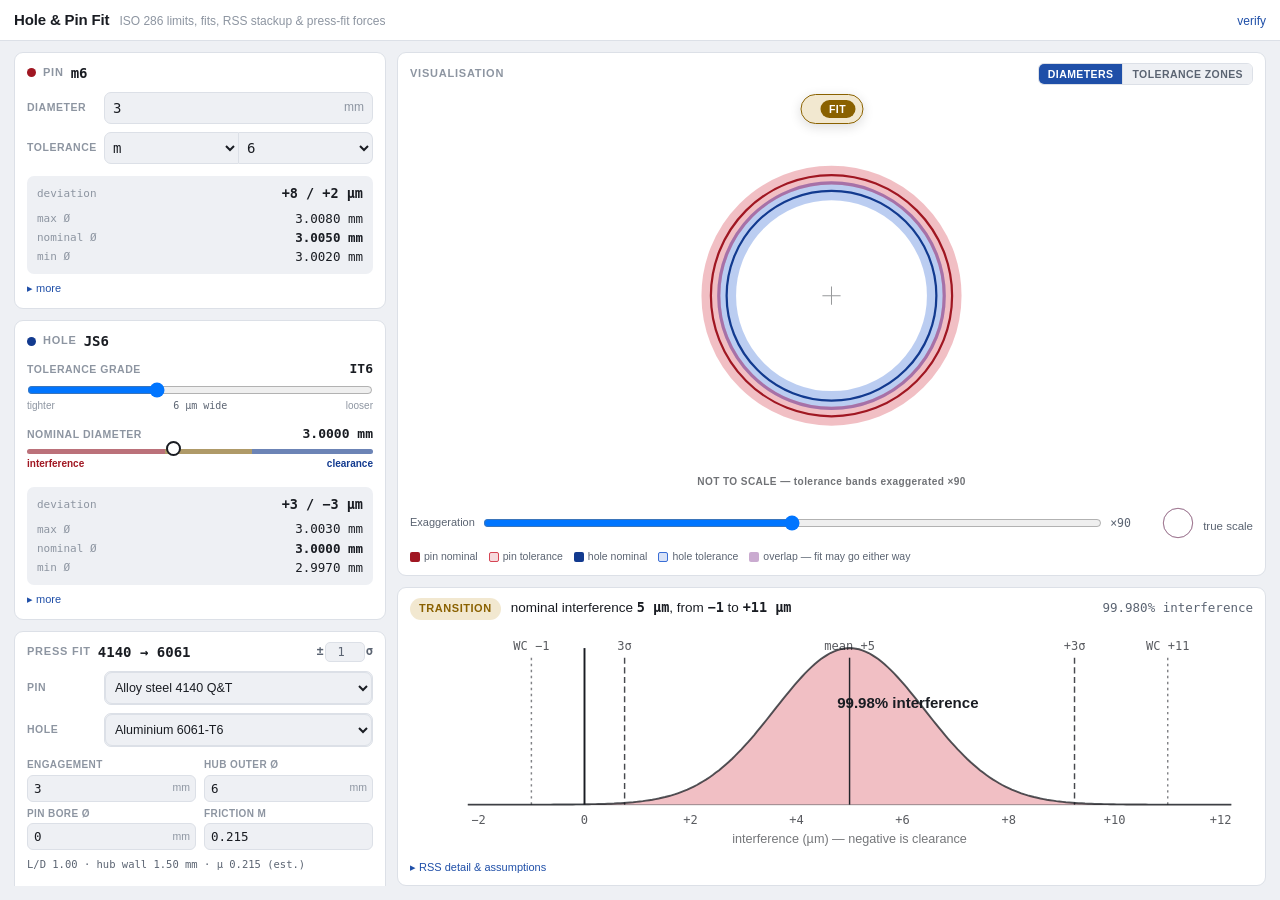
<file: index.html>
<!doctype html>
<html lang="en">
<head>
<meta charset="utf-8">
<meta name="viewport" content="width=device-width, initial-scale=1">
<title>Hole &amp; Pin Fit — ISO 286</title>
<link rel="stylesheet" href="css/app.css">
</head>
<body>

<header class="bar">
  <h1>Hole &amp; Pin Fit</h1>
  <span class="bar-sub">ISO 286 limits, fits, RSS stackup &amp; press-fit forces</span>
  <span class="bar-gap"></span>
  <p id="err" class="bar-err" hidden></p>
  <a class="bar-link" href="verify.html">verify</a>
</header>

<main class="stage">

  <!-- ============================================================ controls -->
  <div class="col col-controls">

    <section class="card">
      <h2><i class="dot dot-pin"></i>Pin<b id="pinLabel">m6</b>
        <span class="derived" id="pinDerived" hidden title="Value derived from an ISO 286-1 formula rather than transcribed from a verified table">derived</span></h2>

      <div class="ctrl">
        <label class="ctrl-lab" for="dia">Diameter</label>
        <span class="ctrl-in">
          <input type="number" id="dia" value="3" min="1" max="500" step="0.001"
                 inputmode="decimal">
          <span class="u">mm</span>
        </span>
      </div>

      <div class="ctrl">
        <label class="ctrl-lab" for="pinLetter">Tolerance</label>
        <span class="ctrl-in ctrl-in-pair">
          <select id="pinLetter" aria-label="Pin tolerance letter"></select>
          <select id="pinGrade" aria-label="Pin tolerance grade"></select>
        </span>
      </div>

      <div class="readout" id="pinReadout"></div>

      <details class="more">
        <summary>more</summary>
        <div class="more-body">
          <div id="pinMore"></div>
          <hr>
          <label class="chk">
            <input type="checkbox" id="useCustom">
            <span>Use custom deviations instead of an ISO class</span>
          </label>
          <div class="custom-pair">
            <label>upper <input type="number" id="customUpper" value="8" step="0.1"> µm</label>
            <label>lower <input type="number" id="customLower" value="2" step="0.1"> µm</label>
          </div>
          <p class="fine">For a ground dowel or supplier-specified part that is not
            to an ISO class.</p>
        </div>
      </details>
    </section>

    <section class="card">
      <h2><i class="dot dot-hole"></i>Hole<b id="holeLabel">JS6</b>
        <span class="pref" id="holePref" hidden>preferred</span>
        <span class="derived" id="holeDerived" hidden title="Value derived from an ISO 286-1 formula rather than transcribed from a verified table">derived</span></h2>

      <!-- axis 1: band width -->
      <div class="slider">
        <div class="slider-top">
          <label for="gradeSlider">Tolerance grade</label>
          <output id="gradeOut">IT6</output>
        </div>
        <input type="range" id="gradeSlider" min="0" max="7" step="1" value="1">
        <div class="slider-bot">
          <span>tighter</span>
          <span class="slider-mid" id="gradeWidth">6 µm wide</span>
          <span>looser</span>
        </div>
      </div>

      <!-- axis 2: band position, i.e. nominal diameter -->
      <div class="slider">
        <div class="slider-top">
          <label for="posSlider">Nominal diameter</label>
          <output id="posOut">3.0000 mm</output>
        </div>
        <span class="track-wrap">
          <span class="track" id="posTrack"></span>
          <input type="range" id="posSlider" min="0" max="11" step="1" value="8">
        </span>
        <div class="slider-bot">
          <span class="k-int">interference</span>
          <span class="k-cle">clearance</span>
        </div>
      </div>

      <div class="readout" id="holeReadout"></div>
      <p class="hint" id="holeHint" hidden></p>

      <details class="more">
        <summary>more</summary>
        <div class="more-body"><div id="holeMore"></div></div>
      </details>
    </section>

    <!-- ============================================================ press fit -->
    <!-- Materials, geometry and the results live in ONE card: the inputs are
         meaningless without the numbers they produce, and splitting them put the
         sigma columns a card away from the friction value that scales them. -->
    <section class="card card-press">
      <h2>Press fit<b id="pressPair"></b>
        <span class="sig">±<input type="number" id="nSigma" step="0.5" min="0"
               max="6" aria-label="Sigma range">σ</span>
      </h2>

      <div class="ctrl">
        <label class="ctrl-lab" for="pinMat">Pin</label>
        <span class="ctrl-in ctrl-in-sel">
          <select id="pinMat" aria-label="Pin material"></select>
        </span>
      </div>

      <div class="ctrl">
        <label class="ctrl-lab" for="holeMat">Hole</label>
        <span class="ctrl-in ctrl-in-sel">
          <select id="holeMat" aria-label="Hole material"></select>
        </span>
      </div>

      <div class="geo">
        <label for="engLen"><span>Engagement</span>
          <input type="number" id="engLen" step="0.1" min="0" inputmode="decimal">
          <i>mm</i>
        </label>
        <label for="hubOd"><span>Hub outer Ø</span>
          <input type="number" id="hubOd" step="0.1" min="0" inputmode="decimal">
          <i>mm</i>
        </label>
        <label for="pinBore"><span>Pin bore Ø</span>
          <input type="number" id="pinBore" step="0.1" min="0" inputmode="decimal">
          <i>mm</i>
        </label>
        <label for="fric"><span>Friction µ</span>
          <input type="number" id="fric" step="0.01" min="0" inputmode="decimal">
        </label>
      </div>

      <p class="geo-note" id="geoNote"></p>

      <div id="pressOut"></div>

      <details class="more">
        <summary>material data, geometry &amp; assumptions</summary>
        <div class="more-body">
          <div id="matTable"></div>
          <hr>
          <div id="pressMore"></div>
          <hr>
          <p class="fine"><strong>Model.</strong> Lamé thick-walled cylinder, the
            standard elastic solution for a shaft pressed into a hub. Contact
            pressure follows from the interference and the two parts' stiffness and
            geometry; force is then µ·p·πDL, and holding torque is that force on
            the radius.</p>
          <p class="fine"><strong>Defaults.</strong> Engagement length and hub
            outer diameter track the pin diameter at 1× and 2× until you type over
            them; the pin is solid; friction is the mean of the two materials'
            dry self-mated values. Every one of those is an override, and friction
            is the softest number here — lubrication roughly halves it, galling
            raises it.</p>
          <p class="fine"><strong>Not modelled:</strong> plasticity once von Mises
            passes yield, surface roughness flattening (a rough bore loses a few µm
            of real interference), lead-in chamfers, misalignment, temperature and
            stress relaxation. Treat the numbers as estimates for sizing a press
            and a retention margin, not as a substitute for a test.</p>
          <p class="fine">Material values come from <code>data/materials.csv</code>
            — edit that one file and rerun
            <code>tools/build-materials.sh</code> to add a material. Sources are
            recorded per row there and in <code>REFERENCES.md</code>.</p>
        </div>
      </details>
    </section>
  </div>

  <!-- ======================================================== visual + fit -->
  <div class="col col-view">

    <section class="card card-viz">
      <h2>Visualisation
        <span class="seg">
          <button type="button" id="vizDia" class="on">Diameters</button>
          <button type="button" id="vizZone">Tolerance zones</button>
        </span>
      </h2>

      <div class="viz-wrap">
        <div class="viz-alert" id="vizAlert" hidden role="status">
          <span id="vizAlertMsg"></span>
          <button type="button" id="vizFit">fit</button>
        </div>
        <div class="viz-host" id="vizHost"></div>
      </div>

      <div class="viz-foot" id="vizFoot">
        <label for="exag">Exaggeration</label>
        <input type="range" id="exag" min="0" max="100" value="50">
        <output id="exagOut">×160</output>
        <span class="ts"><span id="trueScaleView"></span><span class="fine">true scale</span></span>
      </div>

      <div class="legend" id="vizLegend"></div>
    </section>

    <section class="card card-fit">
      <div class="fit-line">
        <span class="fit-badge" id="fitBadge">Transition</span>
        <span class="fit-num" id="fitNum"></span>
        <span class="fit-gap"></span>
        <span class="fit-rss" id="fitRss"></span>
      </div>

      <div class="bell-host" id="bellCurve"></div>

      <details class="more more-up">
        <summary>RSS detail &amp; assumptions</summary>
        <div class="more-body">
          <div class="rss-ctrl">
            <label>Capability
              <select id="kSel">
                <option value="3" selected>±3σ (Cp 1.00)</option>
                <option value="4">±4σ (Cp 1.33)</option>
                <option value="4.5">±4.5σ (Cp 1.50)</option>
                <option value="6">±6σ (Cp 2.00)</option>
              </select>
            </label>
            <label>Mean shift
              <input type="number" id="shift" value="0" step="0.5"> µm
            </label>
            <label>Fraction over
              <input type="number" id="target" value="0" step="0.5"> µm
            </label>
          </div>
          <div id="rssTable"></div>
          <p class="fine"><strong>Assumes</strong> both dimensions independent,
            normal and centred, limits at ±<span id="kEcho">3</span>σ. Real
            machining often runs offset or skewed, so these are process-capability
            estimates, not guarantees. The worst-case range is what the drawing has
            to survive. Interference is pin size − hole size.</p>
          <p class="fine">Sources: ISO 286-1 / 286-2, cross-checked against
            published tables — see <code>REFERENCES.md</code>. Confirm against the
            standard before releasing drawings.</p>
        </div>
      </details>
    </section>
  </div>
</main>

<script src="js/iso286.js"></script>
<script src="js/fits.js"></script>
<script src="js/suggest.js"></script>
<script src="js/viz.js"></script>
<script src="js/materials-data.js"></script>
<script src="js/materials.js"></script>
<script src="js/press.js"></script>
<script src="js/app.js"></script>
</body>
</html>
</file>
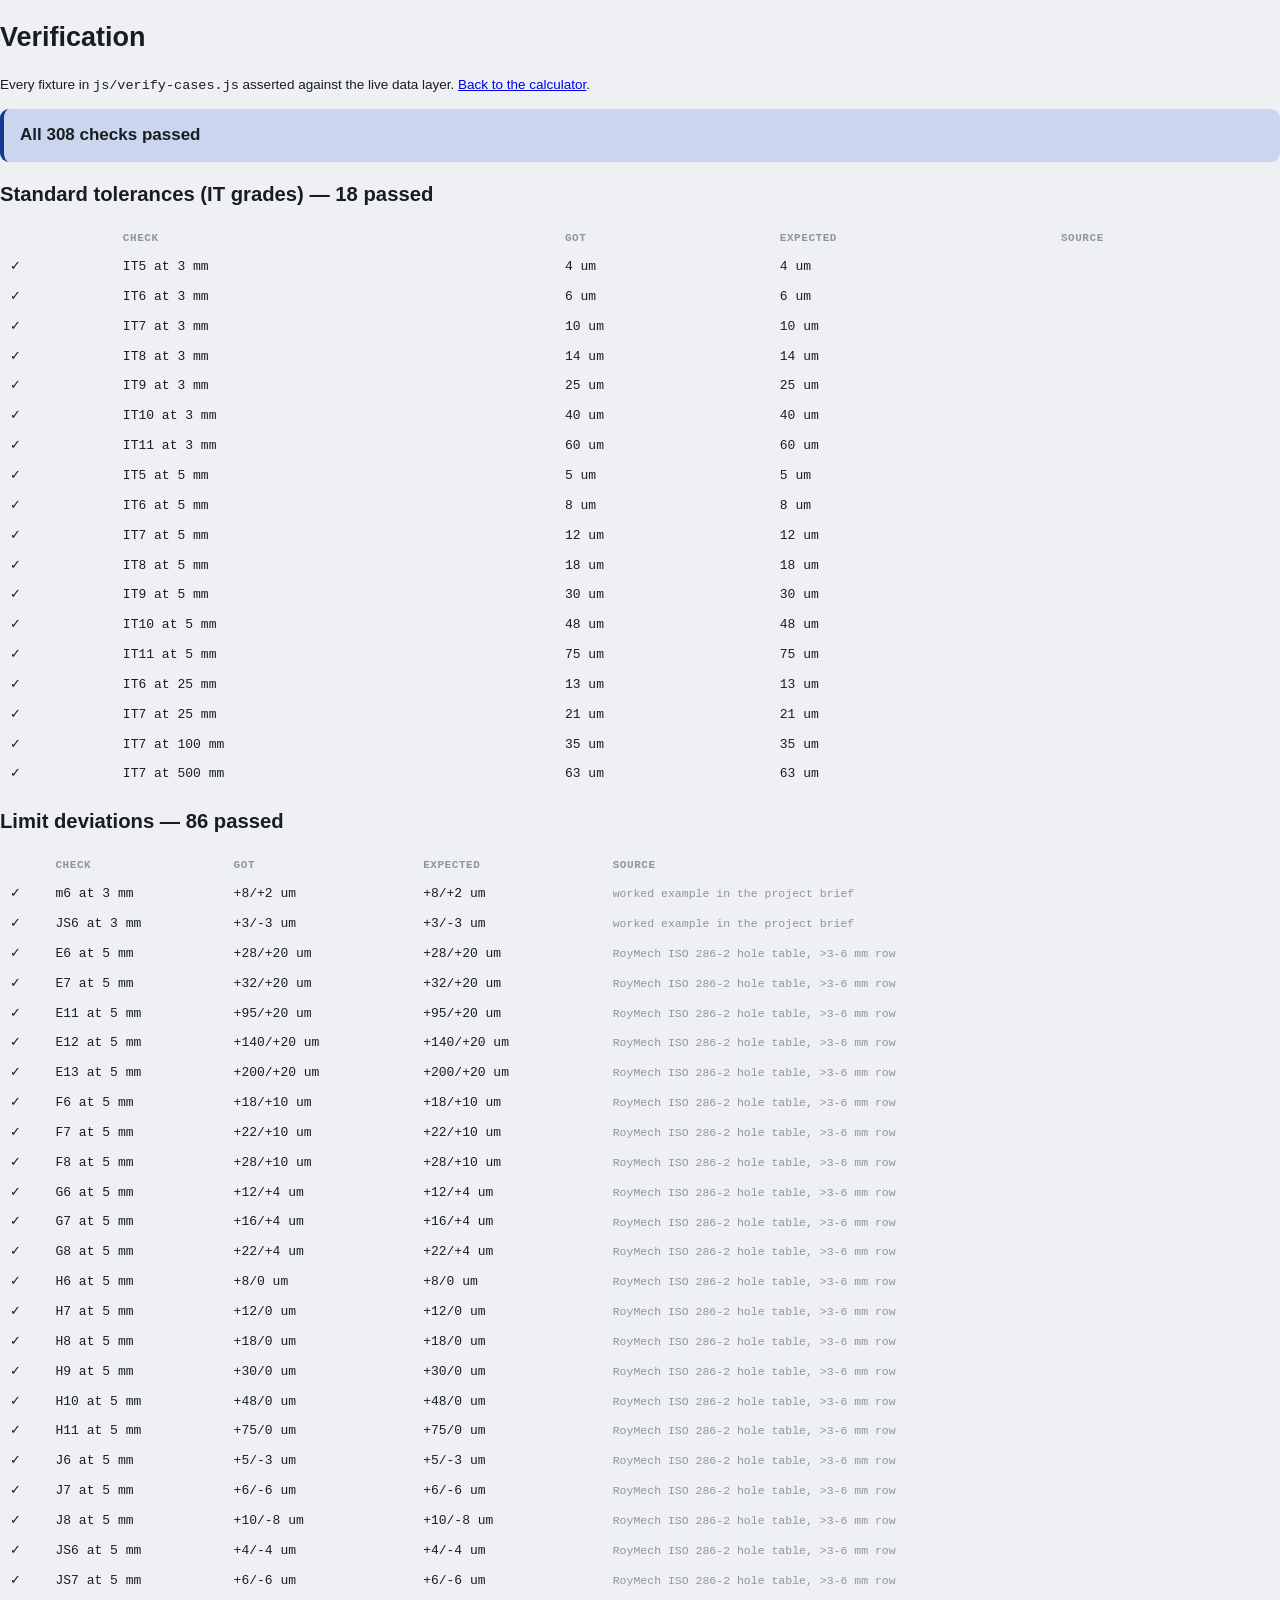
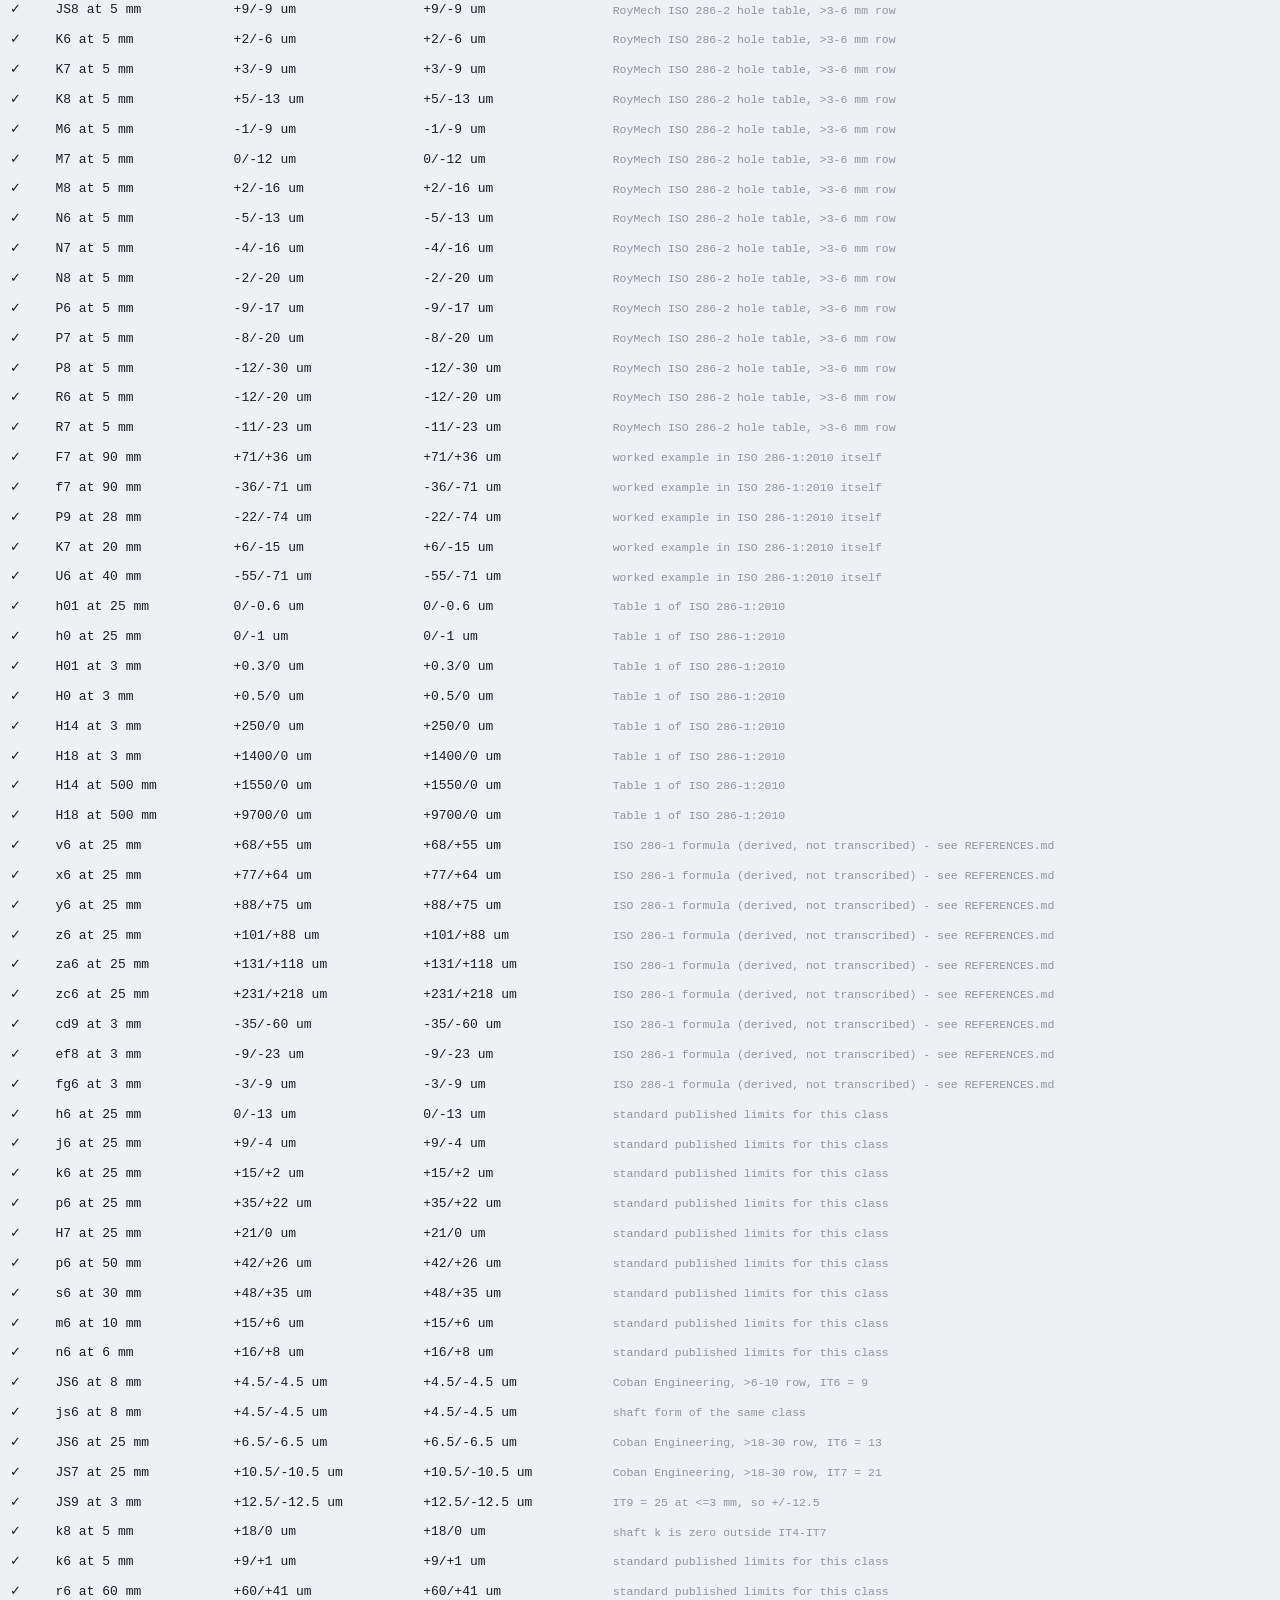
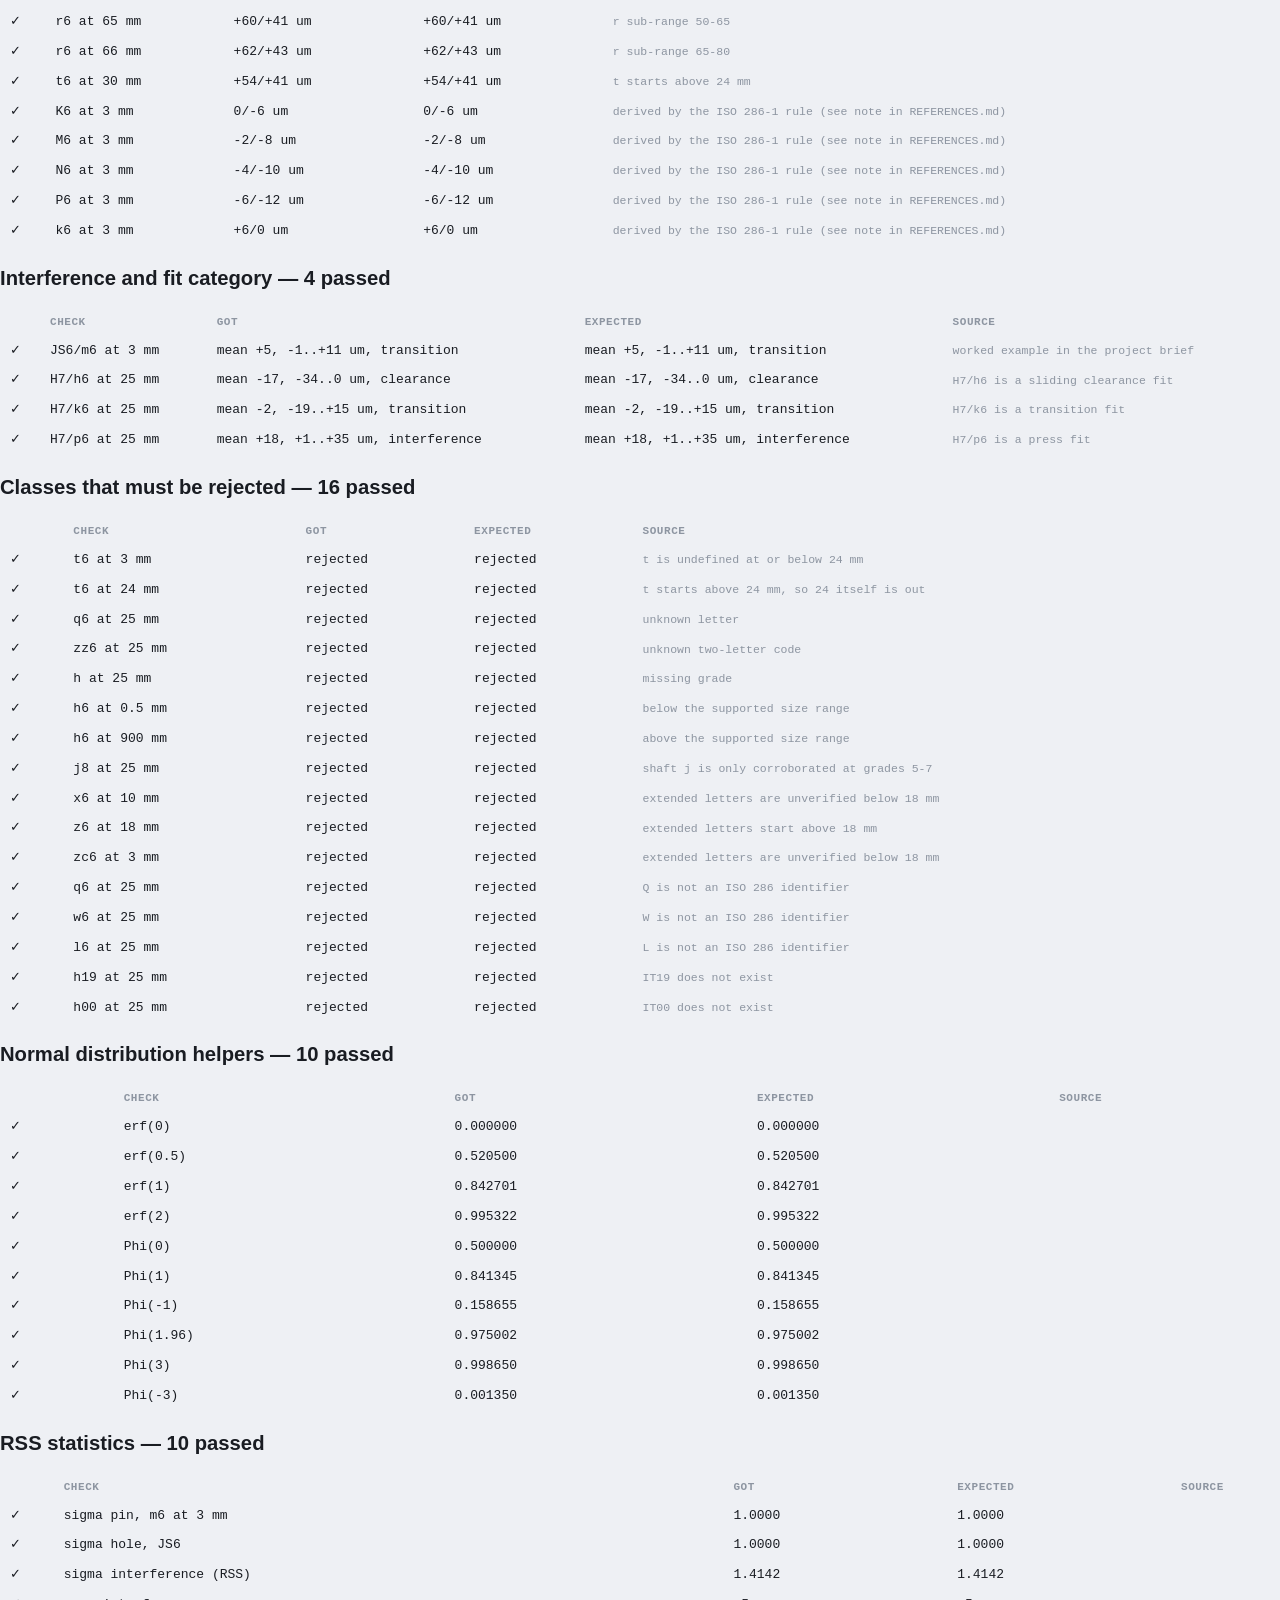
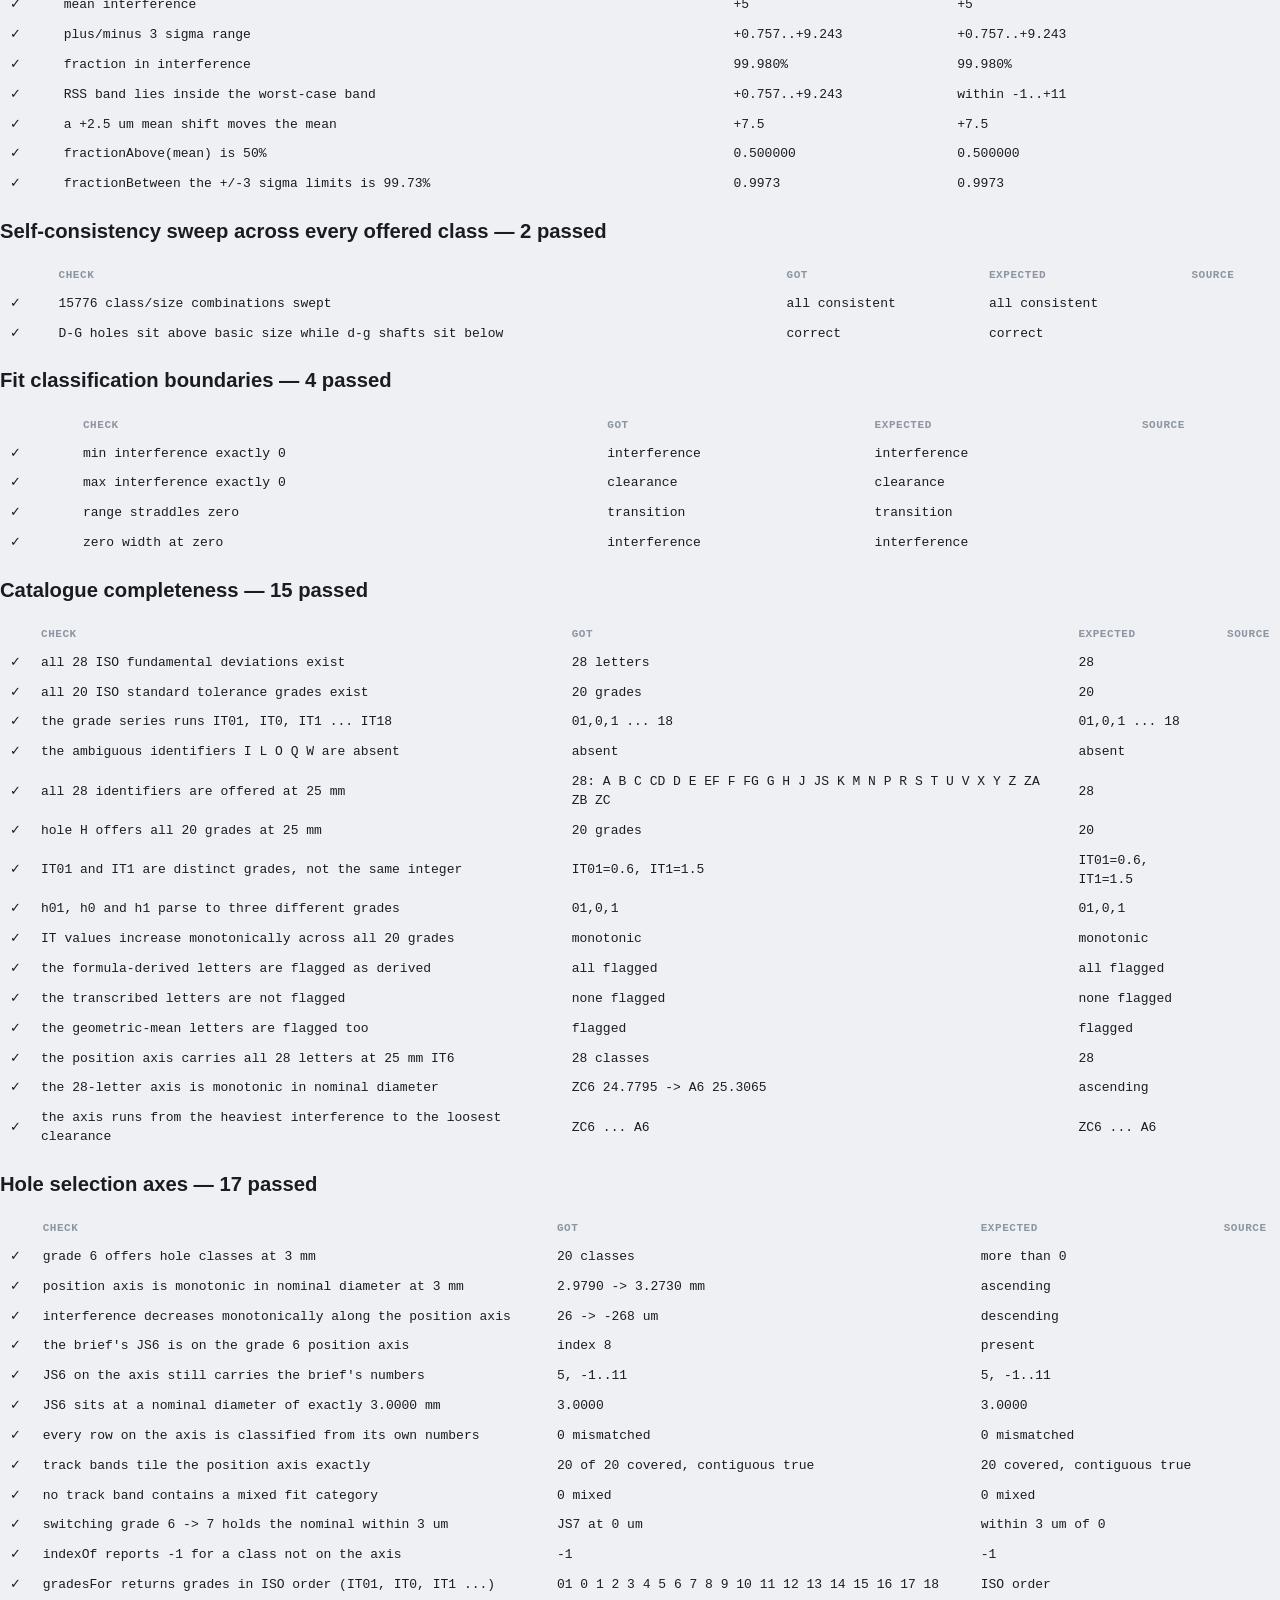
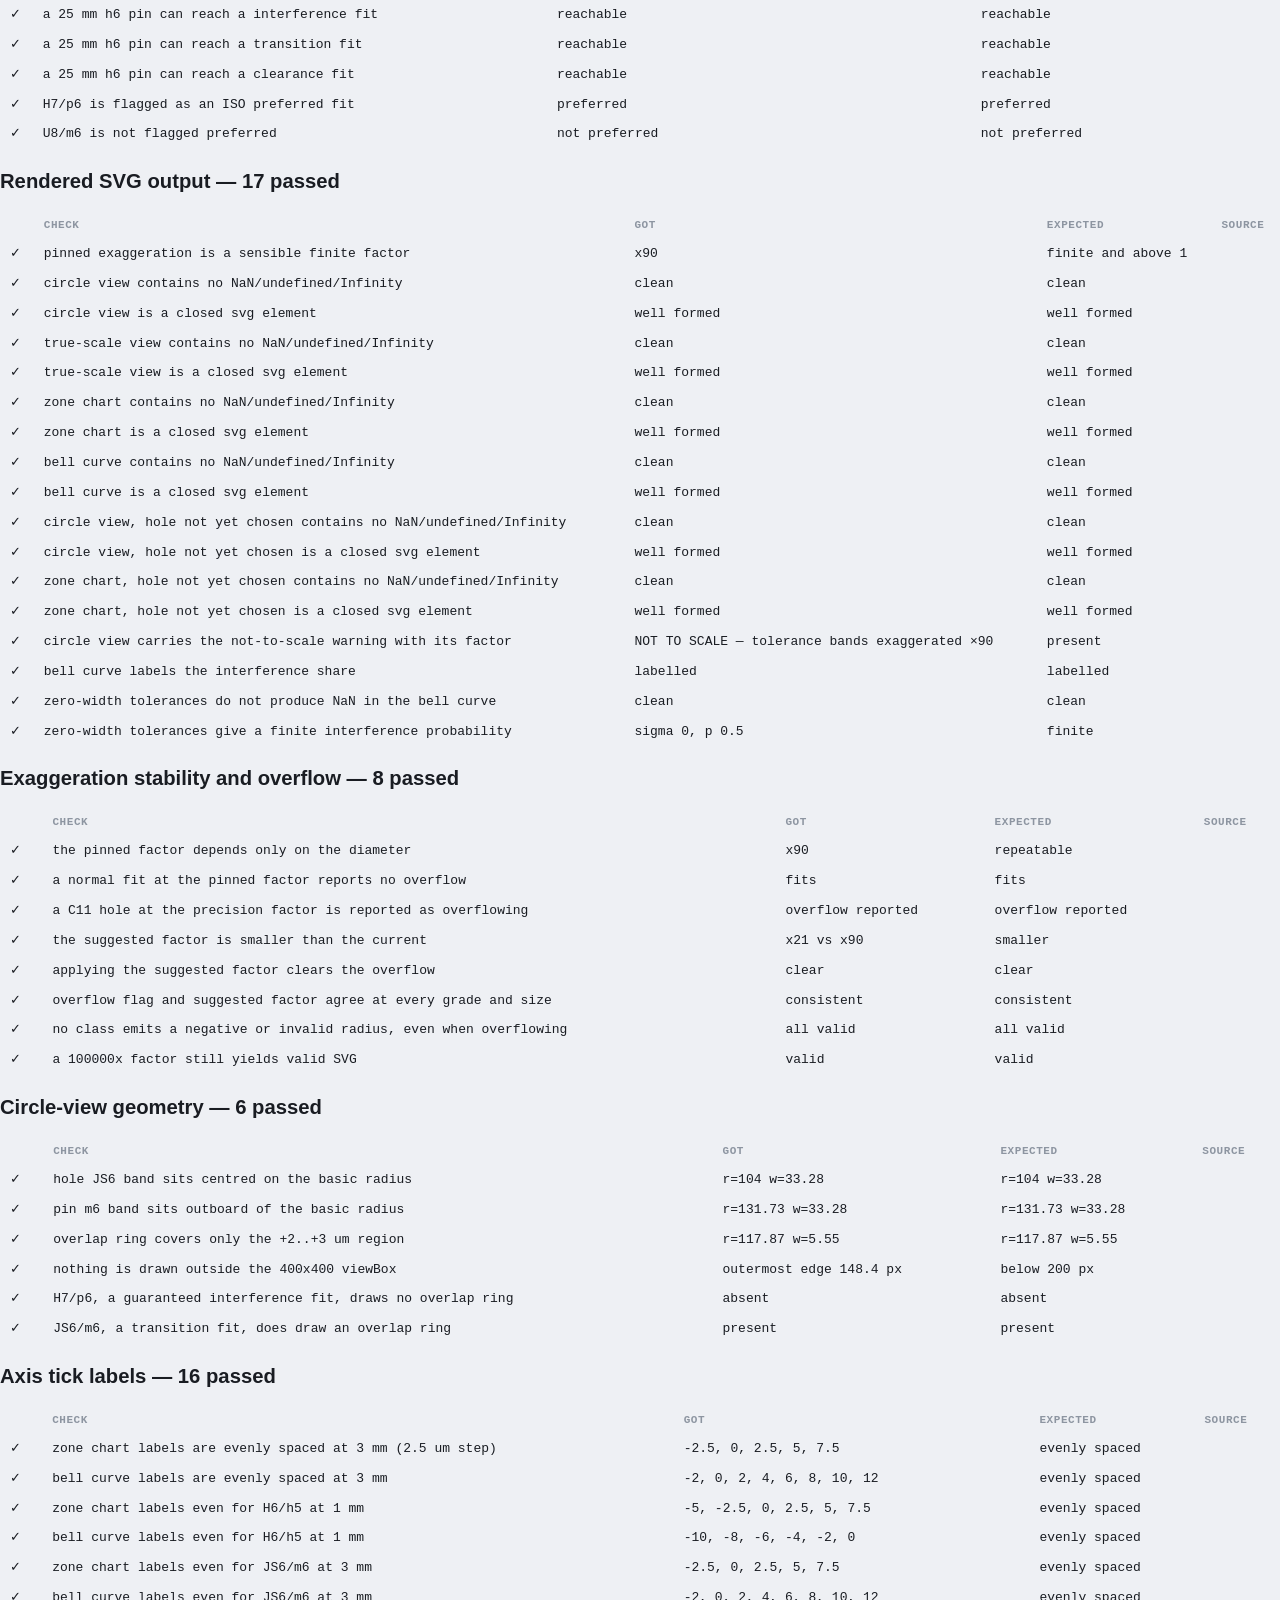
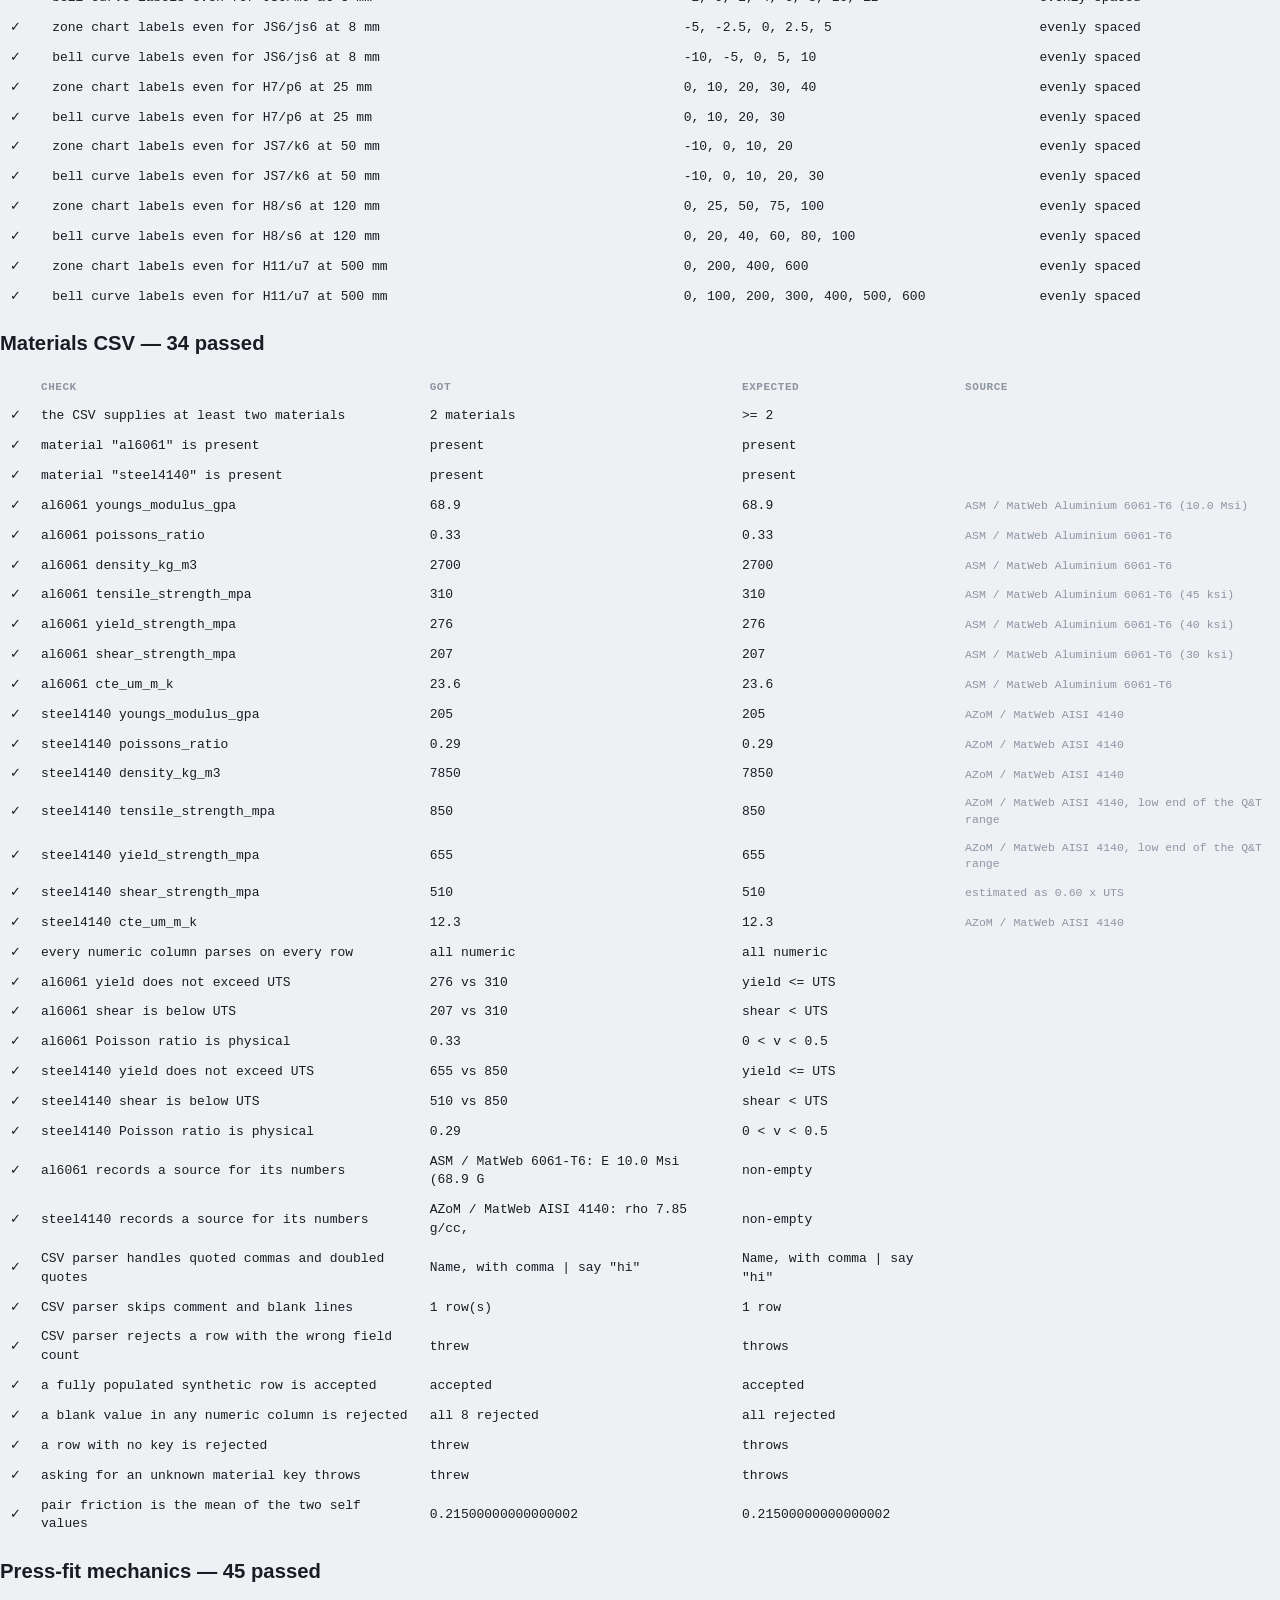
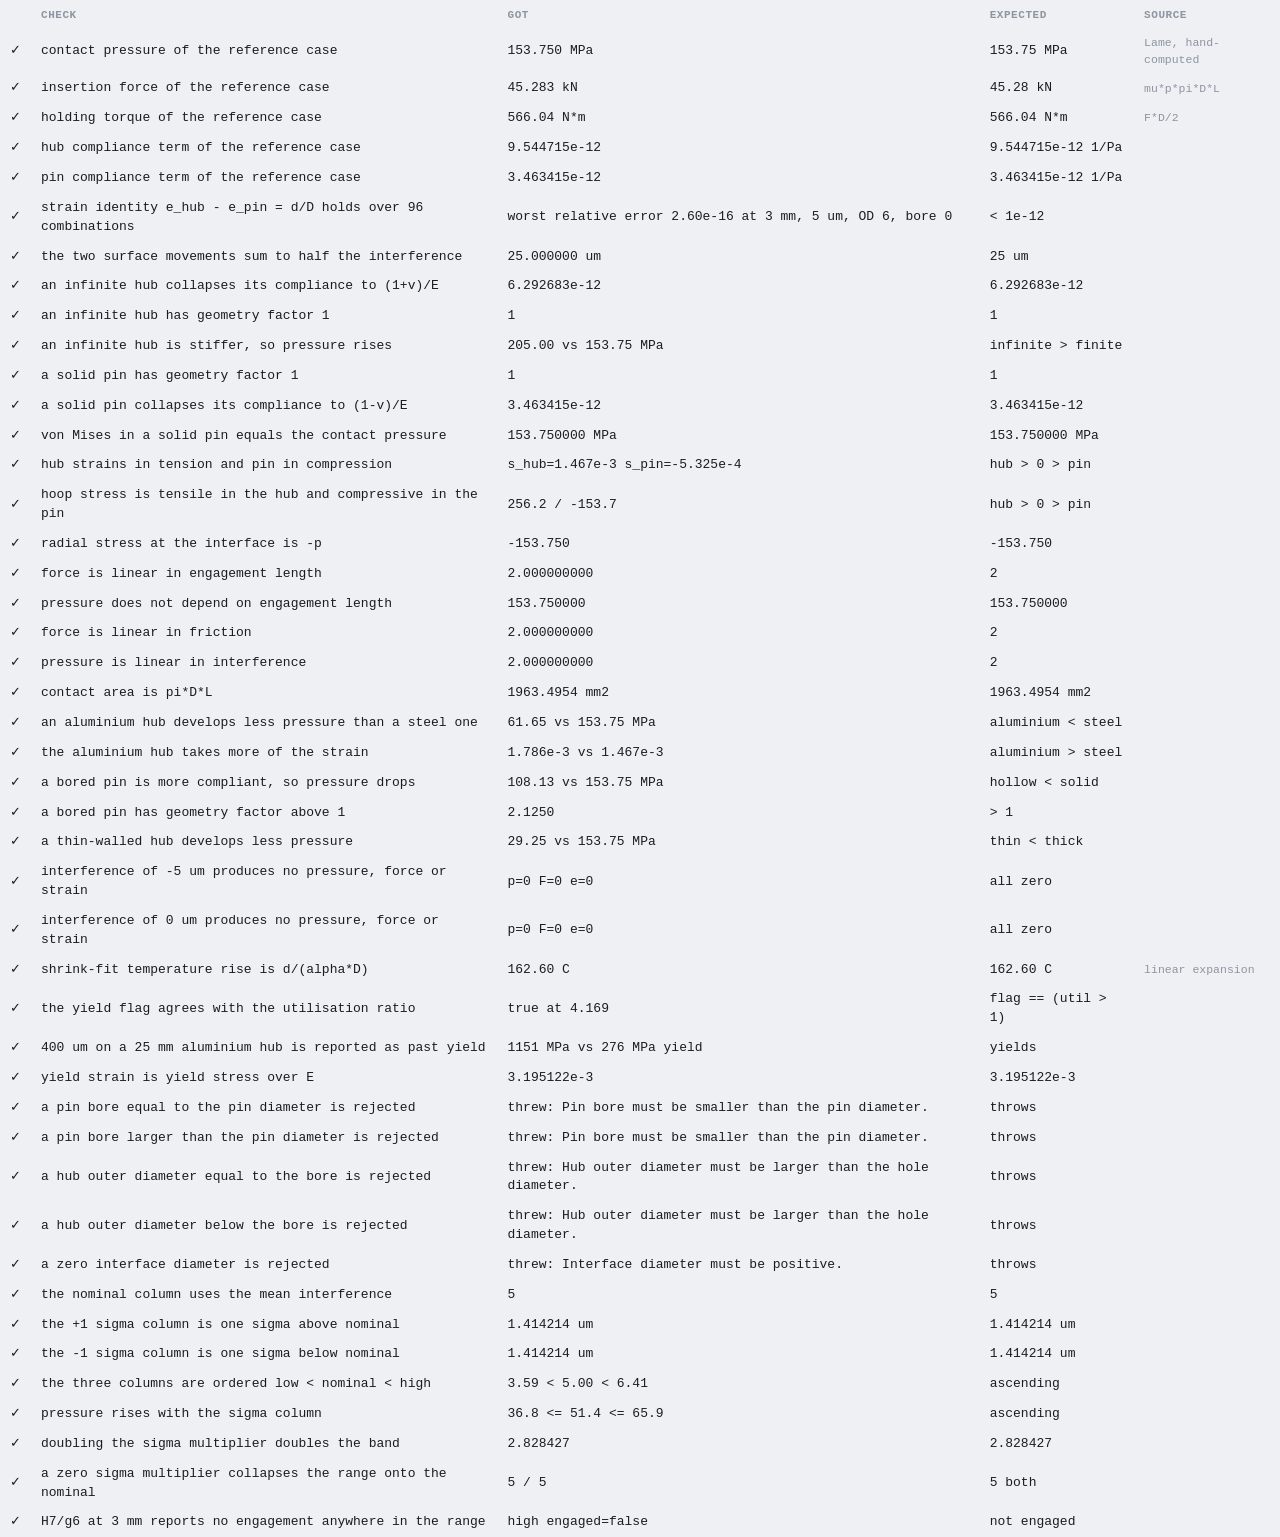
<file: verify.html>
<!doctype html>
<html lang="en">
<head>
<meta charset="utf-8">
<meta name="viewport" content="width=device-width, initial-scale=1">
<title>Verification — ISO 286 fit calculator</title>
<link rel="stylesheet" href="css/app.css">
<style>
  .res { font-family: var(--mono); font-size: 13px; border-collapse: collapse; width: 100%; }
  .res td, .res th { padding: 5px 10px; border-bottom: 1px solid var(--rule-soft); text-align: left; }
  .res th { color: var(--ink-faint); font-weight: 600; font-size: 11px;
            text-transform: uppercase; letter-spacing: .05em; }
  .ok   { color: var(--clearance); }
  .bad  { color: var(--interference); font-weight: 700; }
  .tally { font-size: 17px; font-weight: 650; padding: 14px 16px; border-radius: 9px;
           margin-bottom: 18px; }
  .tally.pass { background: var(--hole-band); border-left: 4px solid var(--hole-dark); }
  .tally.fail { background: var(--pin-band); border-left: 4px solid var(--pin-dark); }
  .src { color: var(--ink-faint); font-size: 11.5px; }
</style>
</head>
<body>
<header class="topbar"><div class="wrap">
  <h1>Verification</h1>
  <p class="tagline">Every fixture in <code>js/verify-cases.js</code> asserted against
    the live data layer. <a href="index.html">Back to the calculator</a>.</p>
</div></header>

<main class="wrap">
  <div id="tally" class="tally"></div>
  <div id="out"></div>
</main>

<script src="js/iso286.js"></script>
<script src="js/fits.js"></script>
<script src="js/suggest.js"></script>
<script src="js/viz.js"></script>
<script src="js/materials-data.js"></script>
<script src="js/materials.js"></script>
<script src="js/press.js"></script>
<script src="js/verify-cases.js"></script>
<script src="js/verify-run.js"></script>
<script>
(function () {
  'use strict';
  // Same suite that tools/verify.sh runs headlessly -- see js/verify-run.js.
  var result = VerifyRun.run();

  function esc(v) {
    return String(v).replace(/&/g, '&amp;').replace(/</g, '&lt;').replace(/>/g, '&gt;');
  }

  var html = '';
  result.groups.forEach(function (gr) {
    var bad = gr.rows.filter(function (r) { return !r.ok; }).length;
    html += '<section class="panel"><h2>' + esc(gr.name) + ' \u2014 ' +
      (bad ? '<span class="bad">' + bad + ' failed</span>'
           : '<span class="ok">' + gr.rows.length + ' passed</span>') + '</h2>';
    html += '<table class="res"><thead><tr><th></th><th>Check</th><th>Got</th>' +
            '<th>Expected</th><th>Source</th></tr></thead><tbody>';
    gr.rows.forEach(function (r) {
      html += '<tr><td class="' + (r.ok ? 'ok' : 'bad') + '">' + (r.ok ? '\u2713' : '\u2717') +
        '</td><td>' + esc(r.what) + '</td><td>' + esc(r.got) + '</td><td>' + esc(r.want) +
        '</td><td class="src">' + esc(r.src) + '</td></tr>';
    });
    html += '</tbody></table></section>';
  });
  document.getElementById('out').innerHTML = html;

  var t = document.getElementById('tally');
  t.className = 'tally ' + (result.fail ? 'fail' : 'pass');
  t.textContent = result.fail
    ? result.fail + ' of ' + (result.pass + result.fail) + ' checks FAILED'
    : 'All ' + result.pass + ' checks passed';
  document.title = (result.fail ? '\u2717 ' + result.fail + ' failed'
                                : '\u2713 ' + result.pass + ' passed') + ' \u2014 verification';
})();
</script>
</body>
</html>
</file>
<file: css/app.css>
/* app.css — fixed-height single-screen layout. Tokens on :root, dark overrides
   in one block. The stage never scrolls above the small-screen breakpoint; the
   visualisation absorbs the spare height instead. */

:root {
  --bg: #eef0f4;
  --panel: #ffffff;
  --ink: #191c22;
  --ink-soft: #5b6472;
  --ink-faint: #8d95a1;
  --rule: #dce0e7;
  --rule-soft: #eef0f4;
  --accent: #1f4fa8;

  --pin-dark: #a01722;
  --pin-edge: #d64554;
  --pin-band: rgba(214, 69, 84, 0.20);
  --hole-dark: #123a8f;
  --hole-edge: #3a6ed6;
  --hole-band: rgba(58, 110, 214, 0.20);
  --overlap: rgba(122, 46, 138, 0.40);

  --int: #a01722;
  --tra: #8a6100;
  --cle: #123a8f;
  --int-bg: rgba(160, 23, 34, 0.16);
  --tra-bg: rgba(190, 140, 20, 0.20);
  --cle-bg: rgba(18, 58, 143, 0.16);

  --mono: ui-monospace, SFMono-Regular, "SF Mono", Menlo, Consolas, monospace;
  --r: 9px;
}

@media (prefers-color-scheme: dark) {
  :root {
    --bg: #101317;
    --panel: #1a1e25;
    --ink: #e9ebef;
    --ink-soft: #a4adba;
    --ink-faint: #79828f;
    --rule: #2b313a;
    --rule-soft: #22272e;
    --accent: #7fa8f2;

    --pin-dark: #ff8b96;
    --pin-edge: #e2606f;
    --pin-band: rgba(226, 96, 111, 0.24);
    --hole-dark: #8fb4ff;
    --hole-edge: #5b8ae0;
    --hole-band: rgba(91, 138, 224, 0.24);
    --overlap: rgba(186, 122, 216, 0.42);

    --int: #ff8b96;
    --tra: #e0b054;
    --cle: #8fb4ff;
    --int-bg: rgba(255, 139, 150, 0.20);
    --tra-bg: rgba(224, 176, 84, 0.20);
    --cle-bg: rgba(143, 180, 255, 0.20);
  }
}

* { box-sizing: border-box; }

html, body { height: 100%; }
body {
  margin: 0;
  background: var(--bg);
  color: var(--ink);
  font: 13.5px/1.45 -apple-system, BlinkMacSystemFont, "Segoe UI", Roboto, sans-serif;
  -webkit-font-smoothing: antialiased;
  display: grid;
  grid-template-rows: auto minmax(0, 1fr);
  overflow: hidden;                 /* the single-screen guarantee */
}

/* ------------------------------------------------------------------- header */

.bar {
  display: flex;
  align-items: baseline;
  gap: 10px;
  padding: 9px 14px;
  background: var(--panel);
  border-bottom: 1px solid var(--rule);
}
.bar h1 { margin: 0; font-size: 15px; letter-spacing: -0.01em; }
.bar-sub { color: var(--ink-faint); font-size: 12px; }
.bar-gap { flex: 1; }
.bar-link { color: var(--accent); font-size: 12px; text-decoration: none; }
.bar-link:hover { text-decoration: underline; }
.bar-err {
  margin: 0; font-size: 12px; color: var(--panel);
  background: var(--pin-edge); padding: 3px 9px; border-radius: 20px;
}

/* -------------------------------------------------------------------- stage */

.stage {
  display: grid;
  grid-template-columns: 372px minmax(0, 1fr);
  gap: 11px;
  padding: 11px 14px 14px;
  min-height: 0;
}
/* min-width: 0 is load-bearing, not tidying. A grid item defaults to
   min-width: auto, so it refuses to shrink below its min-content width -- a long
   <select> option or a wide table then pushes the whole column past its track and
   off the right edge of the viewport, with no scrollbar because the stage clips.
   That is exactly how the press-fit column used to lose its unit labels. */
.col { display: grid; gap: 11px; min-height: 0; min-width: 0; }
/* Cards size to their content and the COLUMN carries the safety valve: if a
   control stack ever exceeds the viewport it scrolls inside its own column
   rather than being clipped, so the page itself still never scrolls. */
.col-controls {
  grid-auto-rows: min-content;
  align-content: start;
  overflow-y: auto; overflow-x: hidden;
}
.col-view { grid-template-rows: minmax(0, 1fr) auto; overflow-y: auto; overflow-x: hidden; }

.card {
  position: relative;               /* anchors the .more overlay */
  background: var(--panel);
  border: 1px solid var(--rule);
  border-radius: var(--r);
  padding: 10px 12px 11px;
  min-height: 0;
  display: flex;
  flex-direction: column;
}
.card h2 {
  display: flex;
  align-items: center;
  gap: 7px;
  margin: 0 0 9px;
  font-size: 11px;
  text-transform: uppercase;
  letter-spacing: 0.07em;
  color: var(--ink-faint);
  font-weight: 650;
}
.card h2 b {
  font-family: var(--mono);
  font-size: 14px;
  letter-spacing: 0;
  text-transform: none;
  color: var(--ink);
}
.dot { width: 9px; height: 9px; border-radius: 50%; flex: none; }
.dot-pin { background: var(--pin-dark); }
.dot-hole { background: var(--hole-dark); }
.pref {
  font-size: 9.5px; font-weight: 700; letter-spacing: 0.05em;
  padding: 1px 6px; border-radius: 20px;
  background: var(--accent); color: var(--panel);
}
/* Marks a value that came from an ISO formula rather than a corroborated table. */
.derived {
  font-size: 9.5px; font-weight: 700; letter-spacing: 0.05em;
  padding: 1px 6px; border-radius: 20px; cursor: help;
  background: var(--tra-bg); color: var(--tra); border: 1px solid var(--tra);
}

/* ----------------------------------------------------------------- controls */

.ctrl { display: flex; align-items: center; gap: 9px; margin-bottom: 8px; }
.ctrl-lab {
  width: 68px; flex: none;
  font-size: 10.5px; text-transform: uppercase; letter-spacing: 0.05em;
  color: var(--ink-faint); font-weight: 650;
}
.ctrl-in {
  display: inline-flex; align-items: center; gap: 5px; flex: 1;
  /* Same reason as .col: a flex item will not shrink past its min-content width
     without this, so a long select label would widen the whole card. */
  min-width: 0;
  background: var(--bg); border: 1px solid var(--rule);
  border-radius: 7px; padding: 0 8px;
}
.ctrl-in:focus-within { border-color: var(--accent); }
.ctrl-in input {
  border: 0; background: none; color: inherit; outline: none;
  font: 14px/1 var(--mono); padding: 7px 0; width: 100%; min-width: 0;
}
.ctrl-in .u { color: var(--ink-faint); font-size: 12px; flex: none; }
.ctrl-in-pair { gap: 0; padding: 0; background: none; border: 0; }
.ctrl-in-pair select {
  flex: 1; min-width: 0;
  background: var(--bg); border: 1px solid var(--rule); color: inherit;
  font: 14px/1 var(--mono); padding: 6px 4px; outline: none;
}
.ctrl-in-pair select:first-child { border-radius: 7px 0 0 7px; }
.ctrl-in-pair select:last-child { border-radius: 0 7px 7px 0; border-left: 0; }
.ctrl-in-pair select:focus { border-color: var(--accent); }

/* ----------------------------------------------------------------- readouts */

.readout {
  display: grid;
  grid-template-columns: auto 1fr;
  gap: 1px 10px;
  font-family: var(--mono);
  font-size: 12.5px;
  margin-top: 4px;
  padding: 8px 10px;
  background: var(--rule-soft);
  border-radius: 7px;
}
.readout .k { color: var(--ink-faint); font-size: 11px; align-self: center; }
.readout .v { text-align: right; }
.readout .dev { font-size: 13.5px; font-weight: 600; }
.readout .nom { font-weight: 650; }
.readout .sep { grid-column: 1 / -1; height: 4px; }

/* ------------------------------------------------------------------ sliders */

.slider { margin-bottom: 11px; }
.slider:last-of-type { margin-bottom: 6px; }
.slider-top {
  display: flex; justify-content: space-between; align-items: baseline;
  margin-bottom: 3px;
}
.slider-top label {
  font-size: 10.5px; text-transform: uppercase; letter-spacing: 0.05em;
  color: var(--ink-faint); font-weight: 650;
}
.slider-top output { font-family: var(--mono); font-size: 13px; font-weight: 600; }
.slider-bot {
  display: flex; justify-content: space-between;
  font-size: 10px; color: var(--ink-faint); margin-top: 1px;
}
.slider-mid { color: var(--ink-soft); font-family: var(--mono); }
.k-int { color: var(--int); font-weight: 600; }
.k-cle { color: var(--cle); font-weight: 600; }

input[type=range] { width: 100%; margin: 0; display: block; }

/* The painted track shows which regions are interference / transition /
   clearance before you slide into them. */
.track-wrap { position: relative; display: block; }
.track {
  position: absolute; left: 0; right: 0; top: 50%;
  height: 5px; margin-top: -2.5px; border-radius: 3px;
  background: var(--rule); overflow: hidden; display: flex;
}
.track i { display: block; height: 100%; }
.track .b-interference { background: var(--int); opacity: 0.55; }
.track .b-transition   { background: var(--tra); opacity: 0.55; }
.track .b-clearance    { background: var(--cle); opacity: 0.55; }
.track-wrap input[type=range] {
  position: relative;
  background: none;
  -webkit-appearance: none;
  appearance: none;
}
.track-wrap input[type=range]::-webkit-slider-runnable-track { background: none; }
.track-wrap input[type=range]::-webkit-slider-thumb {
  -webkit-appearance: none;
  width: 15px; height: 15px; border-radius: 50%;
  background: var(--panel); border: 2px solid var(--ink);
  margin-top: -5px;
}

.hint {
  margin: 5px 0 0; font-size: 11px; color: var(--tra);
  background: var(--tra-bg); padding: 4px 8px; border-radius: 6px;
}

/* -------------------------------------------------------- expandable "more" */

.more { margin-top: auto; padding-top: 7px; }
.more > summary {
  cursor: pointer; font-size: 11px; color: var(--accent);
  list-style: none; width: fit-content;
}
.more > summary::-webkit-details-marker { display: none; }
.more > summary::before { content: '▸ '; }
.more[open] > summary::before { content: '▾ '; }
/* Overlay rather than inline, so opening a panel never grows the layout and
   breaks the no-scroll guarantee. */
.more[open] > .more-body {
  position: absolute;
  left: 10px; right: 10px; bottom: 30px;
  z-index: 20;
  max-height: 62vh; overflow: auto;
  background: var(--panel);
  border: 1px solid var(--rule);
  border-radius: 8px;
  box-shadow: 0 10px 30px rgba(0, 0, 0, 0.18);
  padding: 11px 13px;
  font-size: 12px;
}
.more-up[open] > .more-body { bottom: 30px; }
.more-body hr { border: 0; border-top: 1px solid var(--rule-soft); margin: 9px 0; }
.fine { color: var(--ink-soft); font-size: 11.5px; margin: 7px 0 0; }
.chk { display: flex; align-items: center; gap: 6px; font-size: 12px; }
.custom-pair { display: flex; gap: 10px; margin-top: 7px; font-size: 11.5px; }
.custom-pair input { width: 62px; font: 12.5px var(--mono); }

table.mini { border-collapse: collapse; width: 100%; font-size: 12px; }
table.mini th, table.mini td {
  padding: 3px 0; border-bottom: 1px solid var(--rule-soft); text-align: left;
}
table.mini th { font-weight: 400; color: var(--ink-soft); }
table.mini td { font-family: var(--mono); text-align: right; }

/* ------------------------------------------------------------ visualisation */

.card-viz { min-height: 0; }
.seg { margin-left: auto; display: inline-flex; border-radius: 6px; overflow: hidden;
       border: 1px solid var(--rule); }
.seg button {
  border: 0; background: var(--bg); color: var(--ink-soft);
  font: 10.5px -apple-system, sans-serif; letter-spacing: 0.04em;
  text-transform: uppercase; font-weight: 650;
  padding: 4px 9px; cursor: pointer;
}
.seg button + button { border-left: 1px solid var(--rule); }
.seg button.on { background: var(--accent); color: #fff; }

/* Absorbs the spare height, but never collapses to unusable. */
.viz-wrap { position: relative; flex: 1; min-height: 190px; display: flex;
            min-width: 0; }
.viz-host { flex: 1; min-height: 0; display: flex; align-items: center;
            justify-content: center; }

/* Overlays the drawing rather than displacing it, so the layout height cannot
   change when the bands happen to overflow. */
.viz-alert {
  position: absolute; top: 0; left: 50%; transform: translateX(-50%);
  z-index: 5;
  display: flex; align-items: center; gap: 8px;
  max-width: 100%;
  padding: 5px 7px 5px 11px;
  border-radius: 20px;
  background: var(--tra-bg);
  border: 1px solid var(--tra);
  color: var(--tra);
  font-size: 11.5px; font-weight: 600;
  box-shadow: 0 3px 12px rgba(0, 0, 0, 0.14);
}
.viz-alert button {
  border: 0; border-radius: 20px; cursor: pointer;
  background: var(--tra); color: var(--panel);
  font: 700 10.5px -apple-system, sans-serif;
  letter-spacing: 0.04em; text-transform: uppercase;
  padding: 3px 9px; flex: none;
}
.viz-alert button:hover { filter: brightness(1.1); }
.viz-svg { width: 100%; height: 100%; max-height: 100%; display: block;
           color: var(--ink); }
.viz-svg-mini { width: 40px; height: 40px; display: block; color: var(--ink); }
.viz-svg text, .viz-svg-mini text { fill: currentColor; }
.viz-tick  { font: 10px var(--mono); fill-opacity: 0.72; }
.viz-axis  { font: 10.5px -apple-system, sans-serif; fill-opacity: 0.6; }
.viz-label { font: 650 12px var(--mono); }
.viz-sub   { font: 10px var(--mono); fill-opacity: 0.7; }
.viz-warn  { font: 650 10px -apple-system, sans-serif; fill-opacity: 0.62;
             letter-spacing: 0.04em; }
.viz-pct   { font: 700 12.5px -apple-system, sans-serif; }
.viz-pct-pin  { fill: var(--pin-dark); }
.viz-pct-hole { fill: var(--hole-dark); }

.viz-foot { display: flex; align-items: center; gap: 8px; font-size: 11px;
            color: var(--ink-soft); margin-top: 6px; }
.viz-foot input[type=range] { flex: 1; min-width: 60px; }
.viz-foot output { font-family: var(--mono); font-size: 11.5px; min-width: 40px; }
.ts { display: flex; align-items: center; gap: 5px; }

.legend { display: flex; flex-wrap: wrap; gap: 3px 11px; margin-top: 6px;
          font-size: 10.5px; color: var(--ink-soft); }
.legend span { display: inline-flex; align-items: center; gap: 4px; }
.sw { width: 10px; height: 10px; border-radius: 2px; flex: none; }
.sw-pin-band  { background: var(--pin-band);  border: 1px solid var(--pin-edge); }
.sw-pin-line  { background: var(--pin-dark); }
.sw-hole-band { background: var(--hole-band); border: 1px solid var(--hole-edge); }
.sw-hole-line { background: var(--hole-dark); }
.sw-overlap   { background: var(--overlap); }

/* ---------------------------------------------------------------- fit strip */

.card-fit { padding-bottom: 9px; }
.fit-line { display: flex; align-items: baseline; gap: 10px; margin-bottom: 4px; }
.fit-badge {
  font-size: 11px; font-weight: 700; letter-spacing: 0.05em; text-transform: uppercase;
  padding: 3px 9px; border-radius: 20px; flex: none;
}
.fit-badge.is-interference { color: var(--int); background: var(--int-bg); }
.fit-badge.is-transition   { color: var(--tra); background: var(--tra-bg); }
.fit-badge.is-clearance    { color: var(--cle); background: var(--cle-bg); }
.fit-num { font-size: 13.5px; }
.fit-num .n { font-family: var(--mono); font-weight: 650; }
.fit-gap { flex: 1; }
.fit-rss { font-size: 12.5px; color: var(--ink-soft); font-family: var(--mono); }
/* Sized from the SVG aspect ratio rather than a fixed height, so the curve
   fills the card width instead of letterboxing inside it. */
.bell-host { min-height: 0; }
.bell-host .viz-svg { width: 100%; height: auto; }

/* ------------------------------------------------------------ press fit panel */

/* A select on its own needs the same frame the number inputs get, but without the
   two-up borders that .ctrl-in-pair applies. */
.ctrl-in-sel { padding: 0; }
.ctrl-in-sel select {
  flex: 1; min-width: 0;
  background: var(--bg); border: 1px solid var(--rule); border-radius: 7px;
  color: inherit; font: 12.5px/1 -apple-system, BlinkMacSystemFont, sans-serif;
  padding: 7px 5px; outline: none;
}
.ctrl-in-sel select:focus { border-color: var(--accent); }

/* Geometry overrides: a 2x2 grid of small labelled numbers. */
.geo {
  display: grid;
  grid-template-columns: 1fr 1fr;
  gap: 5px 8px;
  margin-top: 3px;
}
/* Caption above, input below, unit tucked inside the input's right edge -- which
   keeps all four fields the same width regardless of whether they carry a unit. */
.geo label { display: block; position: relative; }
.geo label > span {
  display: block; margin-bottom: 2px;
  font-size: 10px; text-transform: uppercase; letter-spacing: 0.04em;
  color: var(--ink-faint); font-weight: 650;
  white-space: nowrap; overflow: hidden; text-overflow: ellipsis;
}
.geo input {
  background: var(--bg); border: 1px solid var(--rule); border-radius: 6px;
  color: inherit; font: 12.5px/1 var(--mono);
  padding: 5px 24px 5px 6px; width: 100%; min-width: 0; outline: none;
}
.geo input:focus { border-color: var(--accent); }
.geo label > i {
  position: absolute; right: 6px; bottom: 6px;
  font-style: normal; font-size: 10.5px; color: var(--ink-faint);
  pointer-events: none;
}
.geo-note {
  margin: 7px 0 0; font-size: 10.5px; color: var(--ink-soft);
  font-family: var(--mono);
}

/* Sigma-range spinner in the results heading. */
.sig {
  margin-left: auto; display: inline-flex; align-items: center; gap: 1px;
  font-family: var(--mono); font-size: 12px; letter-spacing: 0;
  text-transform: none; color: var(--ink-soft);
}
.sig input {
  width: 40px; background: var(--bg); border: 1px solid var(--rule);
  border-radius: 5px; color: inherit; font: 12px var(--mono);
  padding: 2px 4px; outline: none; text-align: right;
}
.sig input:focus { border-color: var(--accent); }

/* The press card now sits in the controls column, which scrolls as a whole, so the
   detail panel expands inline instead of floating as an overlay -- an absolutely
   positioned overlay would be clipped by the column's scroll box. */
.card-press .more[open] > .more-body {
  position: static; max-height: none; box-shadow: none;
  left: auto; right: auto; bottom: auto;
  padding: 0; border: 0; background: none;
  margin-top: 7px;
}
.card-press #pressOut { margin-top: 8px; }

/* The results table: one label column plus the low / nominal / high sigma cases.
   The unit rides in the row label rather than in a trailing column -- a trailing
   column is the first thing to fall off the right edge when space runs out, which
   is precisely how the units went missing before. */
table.press {
  border-collapse: collapse; width: 100%;
  font-size: 12px; table-layout: fixed;
}
table.press th, table.press td {
  padding: 2.5px 0; border-bottom: 1px solid var(--rule-soft);
}
table.press thead th {
  font-size: 9.5px; text-transform: uppercase; letter-spacing: 0.05em;
  color: var(--ink-faint); font-weight: 650; text-align: right;
  padding-bottom: 4px;
}
table.press thead th:first-child { text-align: left; }
table.press tbody th {
  font-weight: 400; color: var(--ink-soft); text-align: left;
  font-size: 11.5px;
}
/* The unit label, e.g. the "µm" in "Interference µm". */
table.press tbody th i {
  font-style: normal; font-family: var(--mono); font-size: 10.5px;
  color: var(--ink-faint); margin-left: 4px;
}
table.press td {
  font-family: var(--mono); text-align: right; font-size: 12px;
}
/* The nominal column is the answer; the sigma columns are context. */
table.press .c-nom { font-weight: 650; color: var(--ink); }
table.press .c-off { color: var(--ink-soft); }

/* Section dividers naming which part the following rows belong to. */
table.press tr.part th {
  padding-top: 7px; font-size: 9.5px; text-transform: uppercase;
  letter-spacing: 0.06em; font-weight: 700; border-bottom-color: var(--rule);
}
table.press tr.part.is-pin th { color: var(--pin-dark); }
table.press tr.part.is-hole th { color: var(--hole-dark); }
table.press tr.hi td { color: var(--int); font-weight: 650; }

.press-none {
  font-size: 12px; color: var(--ink-soft);
  background: var(--cle-bg); border-radius: 7px; padding: 9px 11px;
}
.press-none b { color: var(--cle); }
.press-warn {
  margin: 8px 0 0; font-size: 11px; color: var(--int);
  background: var(--int-bg); padding: 5px 8px; border-radius: 6px;
}
.press-foot {
  margin: 8px 0 0; font-size: 11px; color: var(--ink-soft);
  display: flex; justify-content: space-between; gap: 8px;
}
.press-foot span { font-family: var(--mono); }

/* -------------------------------------------------- small screens: allow scroll */

/* Below this the two columns stack and the PAGE scrolls, rather than each column
   scrolling inside a cramped viewport. The columns hand back their own overflow so
   there is only ever one scrollbar. */
@media (max-width: 940px), (max-height: 620px) {
  body { overflow: auto; grid-template-rows: auto auto; height: auto; }
  .stage { grid-template-columns: 1fr; }
  .col-controls, .col-view {
    grid-template-rows: auto auto;
    grid-auto-rows: auto;
    overflow: visible;
  }
  .viz-host { min-height: 300px; }
  .more[open] > .more-body { position: static; max-height: none; box-shadow: none;
                             left: auto; right: auto; bottom: auto; }
}
</file>
